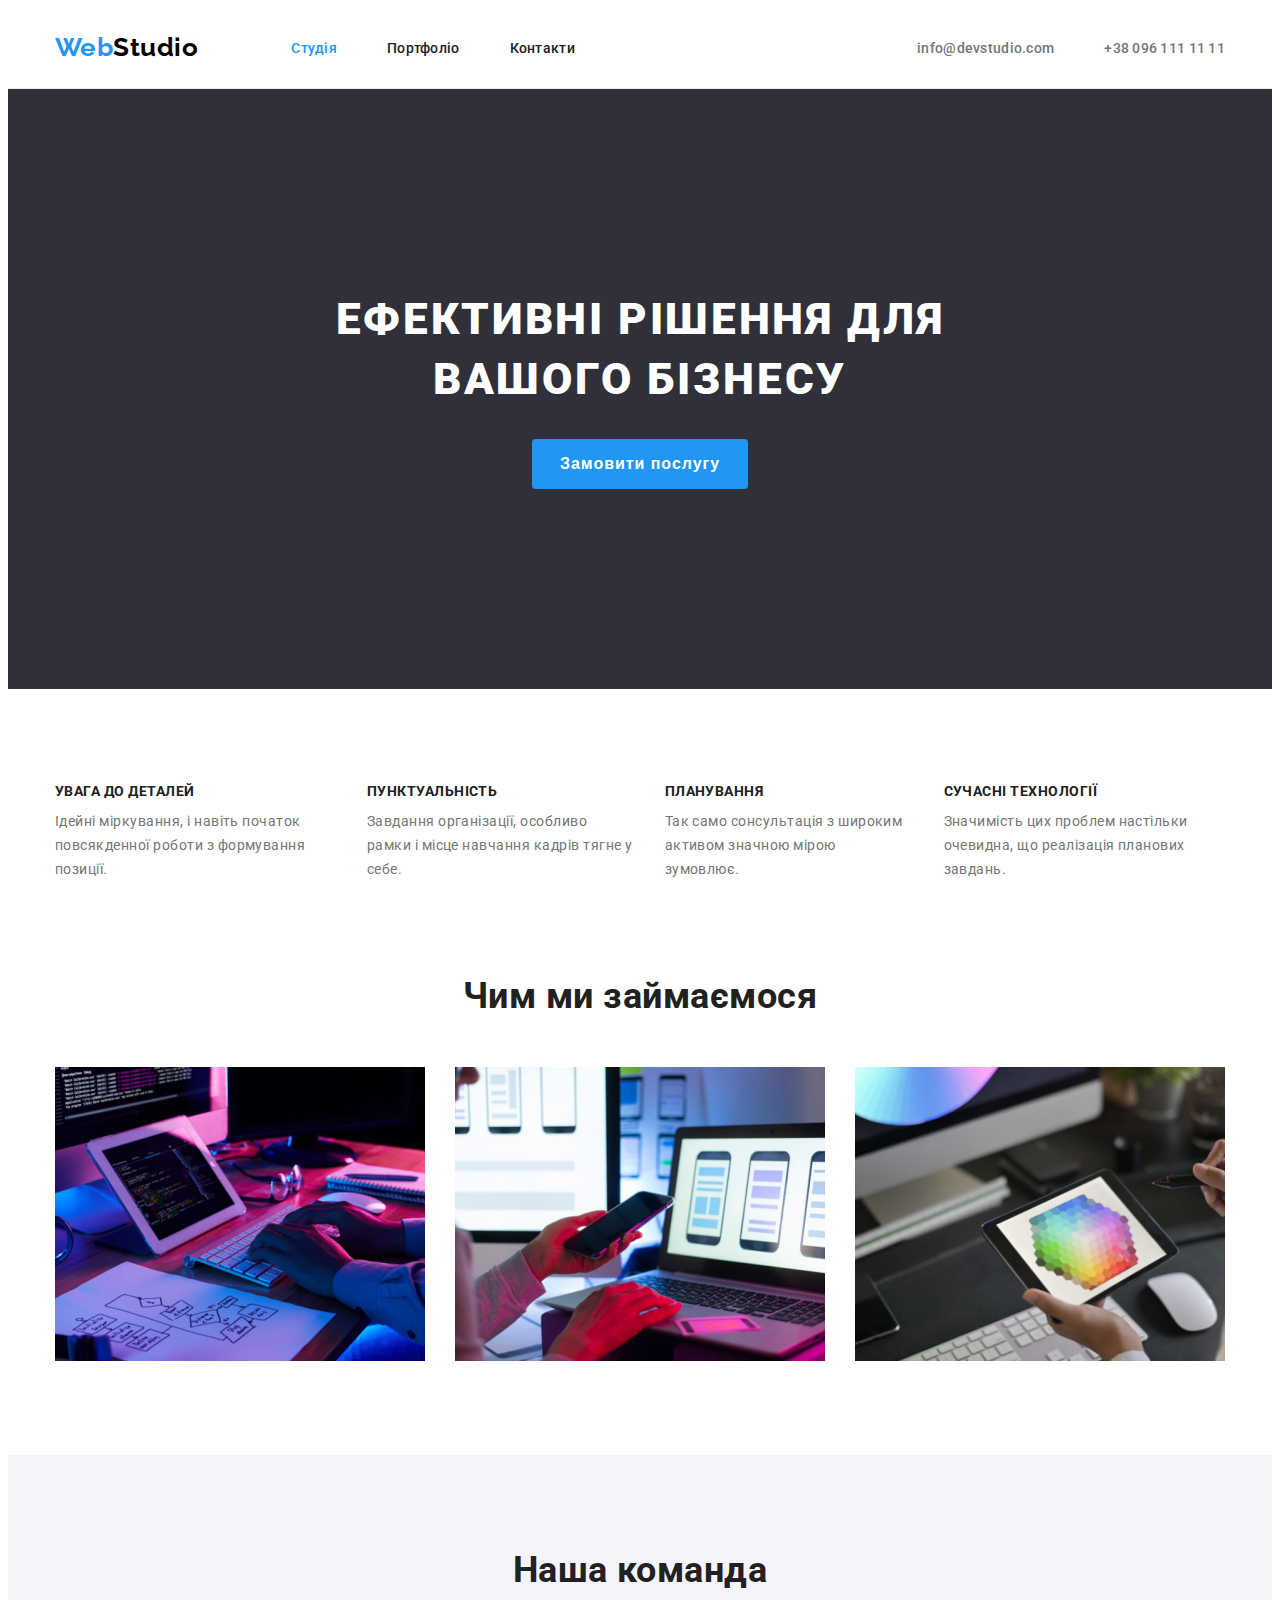
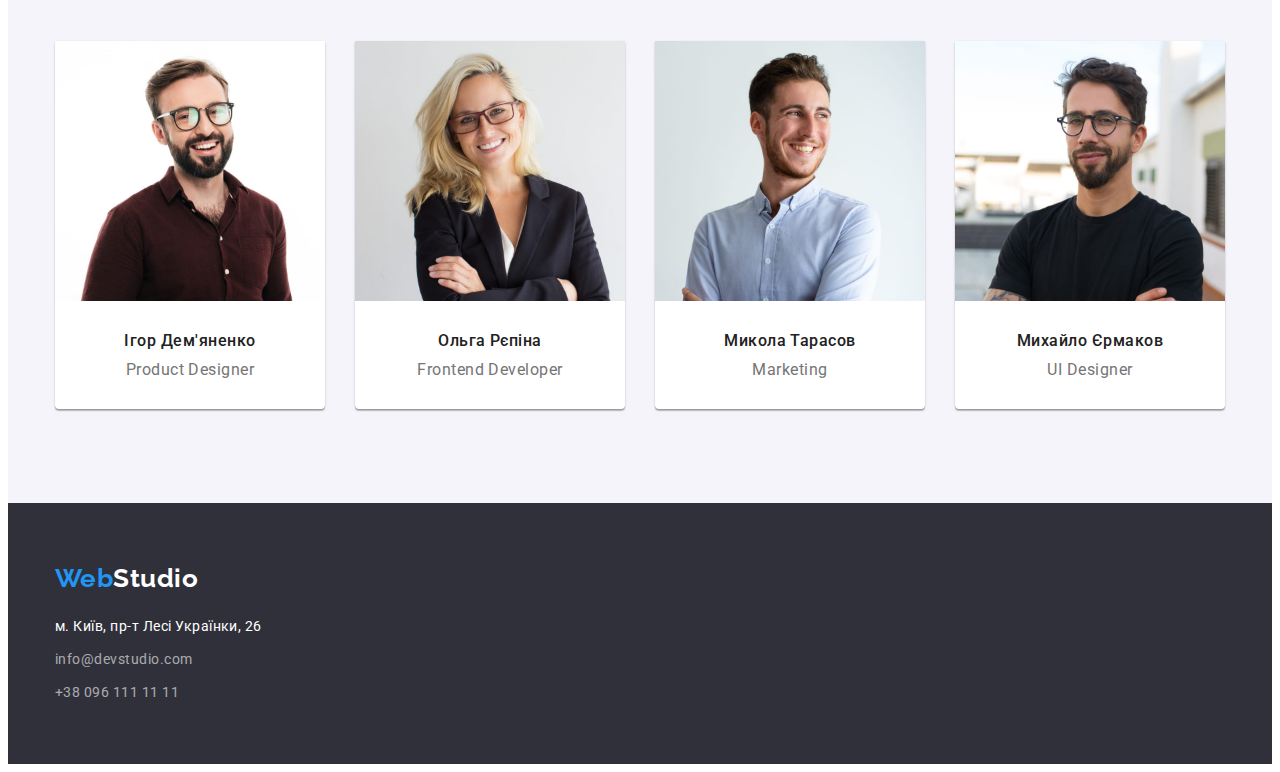
<file: index.html>
<!DOCTYPE html>
<html lang="uk">
  <head>
    <meta charset="UTF-8" />
    <!-- IE10 and below only -->
    <meta http-equiv="X-UA-Compatible" content="IE=edge" />
    <meta name="viewport" content="width=device-width, initial-scale=1.0" />
    <title>WebStudio</title>
    <!-- Fonts -->
    <link rel="preconnect" href="https://fonts.googleapis.com" />
    <link rel="preconnect" href="https://fonts.gstatic.com" crossorigin />
    <link
      href="https://fonts.googleapis.com/css2?family=Raleway:wght@700&family=Roboto:wght@400;500;700;900&display=swap"
      rel="stylesheet"
    />
    <!-- Modern-normalize -->
    <link
      rel="stylesheet"
      href="https://cdnjs.cloudflare.com/ajax/libs/modern-normalize/1.1.0/modern-normalize.min.css"
      integrity="sha512-wpPYUAdjBVSE4KJnH1VR1HeZfpl1ub8YT/NKx4PuQ5NmX2tKuGu6U/JRp5y+Y8XG2tV+wKQpNHVUX03MfMFn9Q=="
      crossorigin="anonymous"
      referrerpolicy="no-referrer"
    />
    <!-- Custom styles -->
    <link rel="stylesheet" href="./css/styles.css" />
  </head>
  <body>
    <!-- WebStudio header -->
    <header class="project-header">
      <div class="header-container container">
        <a class="logo link" href="./index.html"><span class="accent">Web</span>Studio</a>
        <nav class="nav">
          <ul class="nav-list list">
            <li class="nav-item">
              <a class="nav-link current link" href="./index.html">Студія</a>
            </li>
            <li class="nav-item">
              <a class="nav-link link" href="./portfolio.html">Портфоліо</a>
            </li>
            <li class="nav-item">
              <a class="nav-link link" href="/">Контакти</a>
            </li>
          </ul>
        </nav>
        <ul class="header-adress list">
          <li class="list-item">
            <a class="list-item-link link" href="mailto:info@devstudio.com">info@devstudio.com</a>
          </li>
          <li class="list-item">
            <a class="list-item-link link" href="tel:+380961111111">+38 096 111 11 11</a>
          </li>
        </ul>
      </div>
    </header>
    <main>
      <!-- Section hero -->
      <section class="hero">
        <div class="container">
          <h1 class="hero-title">ЕФЕКТИВНІ РІШЕННЯ ДЛЯ ВАШОГО БІЗНЕСУ</h1>
          <button class="hero-button" type="button">Замовити послугу</button>
        </div>
      </section>
      <!-- Section about business priorities -->
      <section class="about">
        <div class="container">
          <h2 class="visually-hidden">Наші пріорітети</h2>
          <ul class="about-list list">
            <li class="about-list-item">
              <h3 class="about-title">Увага до деталей</h3>
              <p class="about-subtitle">
                Ідейні міркування, і навіть початок повсякденної роботи з формування позиції.
              </p>
            </li>
            <li class="about-list-item">
              <h3 class="about-title">Пунктуальність</h3>
              <p class="about-subtitle">
                Завдання організації, особливо рамки і місце навчання кадрів тягне у себе.
              </p>
            </li>
            <li class="about-list-item">
              <h3 class="about-title">Планування</h3>
              <p class="about-subtitle">
                Так само сонсультація з широким активом значною мірою зумовлює.
              </p>
            </li>
            <li class="about-list-item">
              <h3 class="about-title">Сучасні технології</h3>
              <p class="about-subtitle">
                Значимість цих проблем настільки очевидна, що реалізація планових завдань.
              </p>
            </li>
          </ul>
        </div>
      </section>
      <!-- Section about activities -->
      <section class="activity">
        <div class="container">
          <h2 class="activity-title">Чим ми займаємося</h2>
          <ul class="activity-list list">
            <li class="list-item">
              <img
                class="list-item-image"
                src="./images/image1.jpg"
                alt="coding"
                width="370"
                height="294"
              />
            </li>
            <li class="list-item">
              <img
                class="list-item-image"
                src="./images/image2.jpg"
                alt="mobile app development"
                width="370"
                height="294"
              />
            </li>
            <li class="list-item">
              <img
                class="list-item-image"
                src="./images/image3.jpg"
                alt="design"
                width="370"
                height="294"
              />
            </li>
          </ul>
        </div>
      </section>
      <!-- Section about working staff and their roles -->
      <section class="team">
        <div class="container">
          <h2 class="team-title">Наша команда</h2>
          <ul class="team-list list">
            <li class="team-list-item">
              <img src="./images/image4.jpg" alt="product designer" width="270" height="260" />
              <div class="team-content-wrapper">
                <h3 class="team-members">Ігор Дем'яненко</h3>
                <p class="team-role">Product Designer</p>
              </div>
            </li>
            <li class="team-list-item">
              <img src="./images/image5.jpg" alt="frontend developer" width="270" height="260" />
              <div class="team-content-wrapper">
                <h3 class="team-members">Ольга Рєпіна</h3>
                <p class="team-role">Frontend Developer</p>
              </div>
            </li>
            <li class="team-list-item">
              <img src="./images/image6.jpg" alt="marketer" width="270" height="260" />
              <div class="team-content-wrapper">
                <h3 class="team-members">Микола Тарасов</h3>
                <p class="team-role">Marketing</p>
              </div>
            </li>
            <li class="team-list-item">
              <img src="./images/image7.jpg" alt="ui designer" width="270" height="260" />
              <div class="team-content-wrapper">
                <h3 class="team-members">Михайло Єрмаков</h3>
                <p class="team-role">UI Designer</p>
              </div>
            </li>
          </ul>
        </div>
      </section>
    </main>
    <!-- WebStudio footer -->
    <footer class="project-footer">
      <div class="container">
        <a class="footer-logo link" href="./index.html"><span class="accent">Web</span>Studio</a>
        <address>
          <ul class="footer-list list">
            <li class="footer-list-item">
              <a class="address-link link" href="/">м. Київ, пр-т Лесі Українки, 26</a>
            </li>
            <li class="footer-list-item">
              <a class="contact-link link" href="mailto:info@devstudio.com">info@devstudio.com</a>
            </li>
            <li class="footer-list-item">
              <a class="contact-link link" href="tel:+380961111111">+38 096 111 11 11</a>
            </li>
          </ul>
        </address>
      </div>
    </footer>
  </body>
</html>
</file>
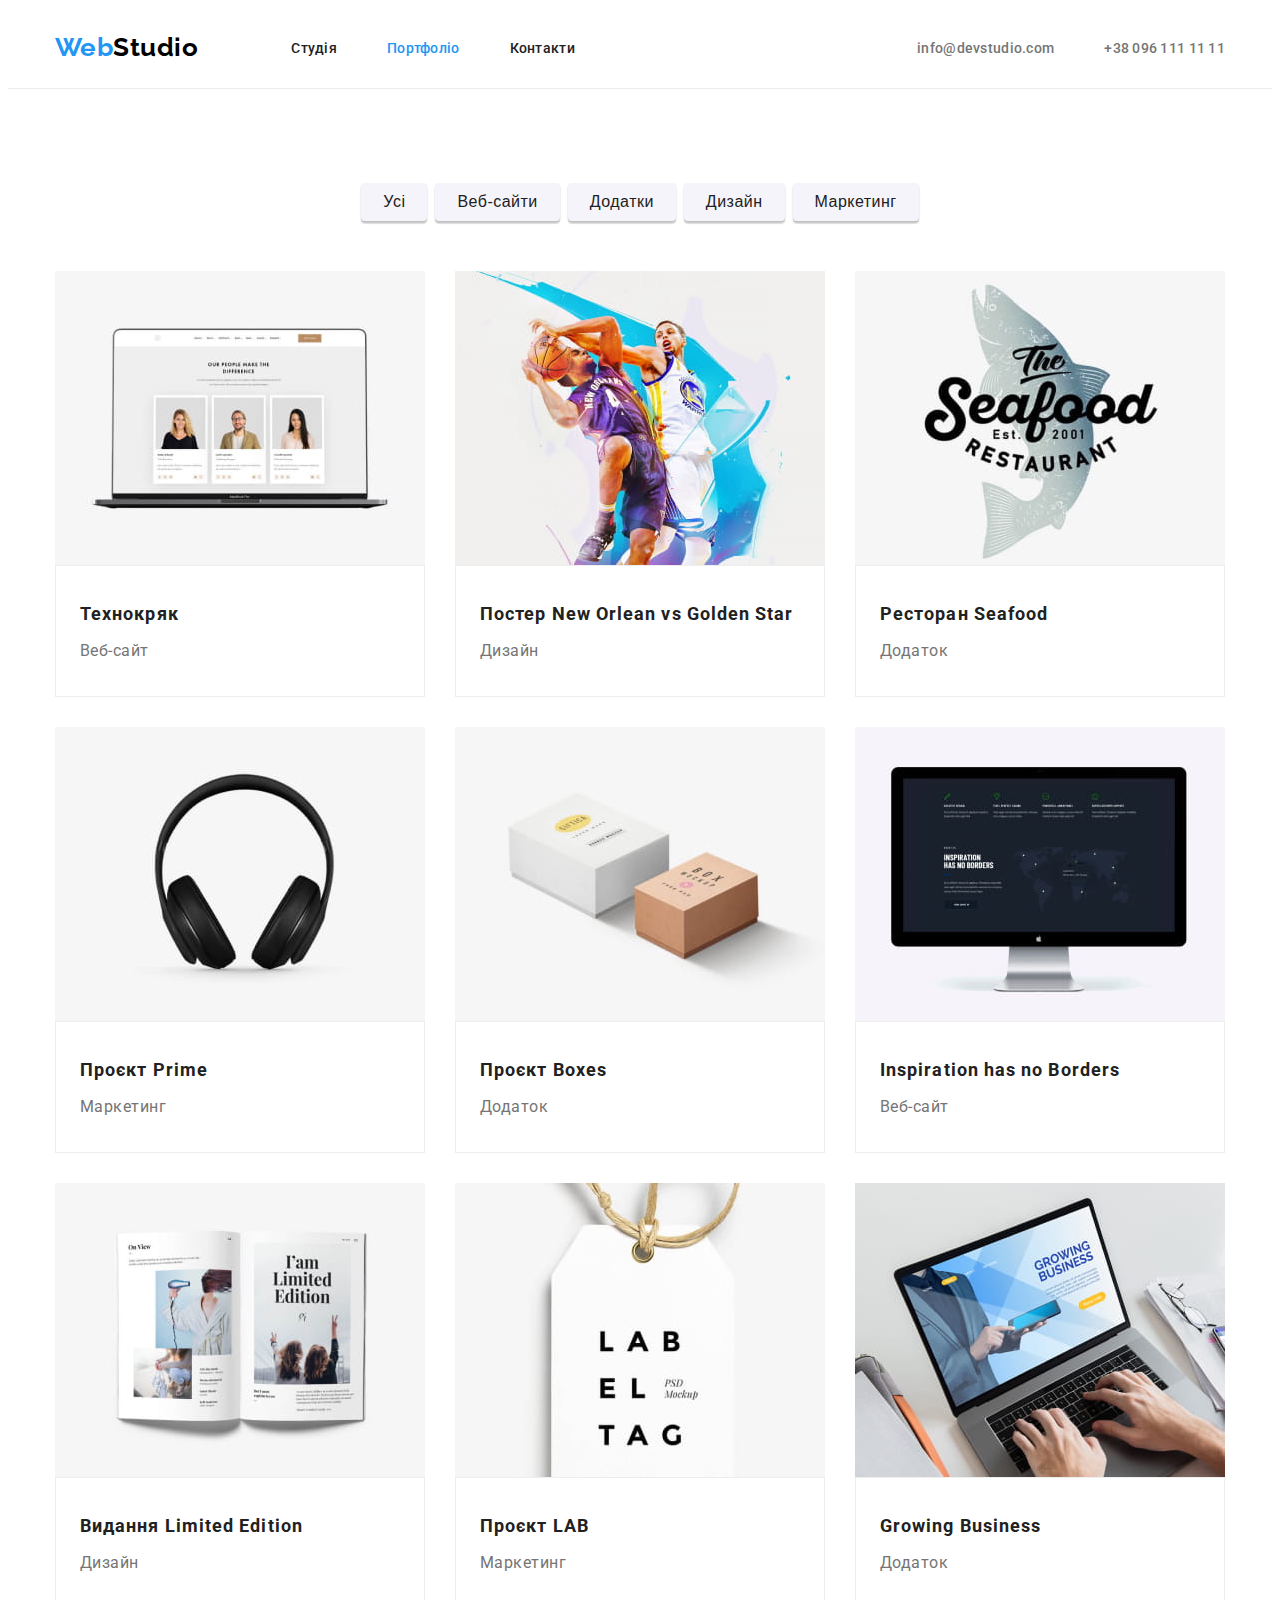
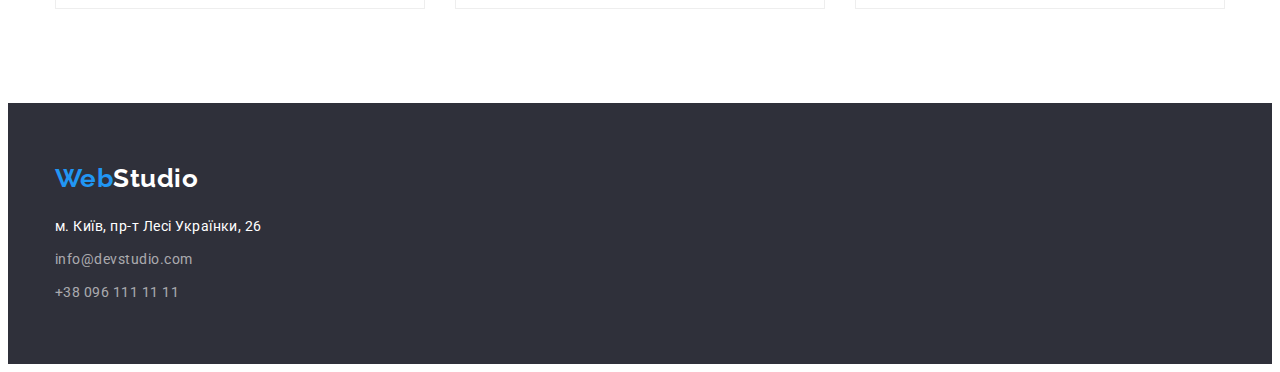
<file: portfolio.html>
<!DOCTYPE html>
<html lang="uk">
  <head>
    <meta charset="UTF-8" />
    <!-- IE10 and below only -->
    <meta http-equiv="X-UA-Compatible" content="IE=edge" />
    <meta name="viewport" content="width=device-width, initial-scale=1.0" />
    <title>Portfolio</title>
    <!-- Fonts -->
    <link rel="preconnect" href="https://fonts.googleapis.com" />
    <link rel="preconnect" href="https://fonts.gstatic.com" crossorigin />
    <link
      href="https://fonts.googleapis.com/css2?family=Raleway:wght@700&family=Roboto:wght@400;500;700;900&display=swap"
      rel="stylesheet"
    />
    <!-- Modern-normalize -->
    <link
      rel="stylesheet"
      href="https://cdnjs.cloudflare.com/ajax/libs/modern-normalize/1.1.0/modern-normalize.min.css"
      integrity="sha512-wpPYUAdjBVSE4KJnH1VR1HeZfpl1ub8YT/NKx4PuQ5NmX2tKuGu6U/JRp5y+Y8XG2tV+wKQpNHVUX03MfMFn9Q=="
      crossorigin="anonymous"
      referrerpolicy="no-referrer"
    />
    <!-- Custom styles -->
    <link rel="stylesheet" href="./css/styles.css" />
  </head>
  <body>
    <!-- Portfolio header -->
    <header class="project-header">
      <div class="header-container container">
        <a class="logo link" href="./index.html"><span class="accent">Web</span>Studio</a>
        <nav class="nav">
          <ul class="nav-list list">
            <li class="nav-item">
              <a class="nav-link link" href="./index.html">Студія</a>
            </li>
            <li class="nav-item">
              <a class="nav-link current link" href="./portfolio.html">Портфоліо</a>
            </li>
            <li class="nav-item">
              <a class="nav-link link" href="/">Контакти</a>
            </li>
          </ul>
        </nav>
        <ul class="header-adress list">
          <li class="list-item">
            <a class="list-item-link link" href="mailto:info@devstudio.com">info@devstudio.com</a>
          </li>
          <li class="list-item">
            <a class="list-item-link link" href="tel:+380961111111">+38 096 111 11 11</a>
          </li>
        </ul>
      </div>
    </header>
    <main>
      <section class="portfolio">
        <div class="container">
          <!-- Buttons -->
          <ul class="portfolio-button-list list">
            <li class="portfolio-list-item">
              <button class="portfolio-button" type="button">Усі</button>
            </li>
            <li class="portfolio-list-item">
              <button class="portfolio-button" type="button">Веб-сайти</button>
            </li>
            <li class="portfolio-list-item">
              <button class="portfolio-button" type="button">Додатки</button>
            </li>
            <li class="portfolio-list-item">
              <button class="portfolio-button" type="button">Дизайн</button>
            </li>
            <li class="portfolio-list-item">
              <button class="portfolio-button" type="button">Маркетинг</button>
            </li>
          </ul>
          <!-- Gallery of works -->
          <h1 class="visually-hidden">Our works</h1>
          <ul class="work-list list">
            <li class="work-list-item">
              <img
                class="list-item-image"
                src="./images/img-portfolio1.jpg"
                alt="photo of a team"
                width="370"
                height="294"
              />
              <div class="work-content-wrapper">
                <h2 class="work-title">Технокряк</h2>
                <p class="work-subtitle">Веб-сайт</p>
              </div>
            </li>
            <li class="work-list-item">
              <img
                class="list-item-image"
                src="./images/img-portfolio2.jpg"
                alt="photo of basketball
            players"
                width="370"
                height="294"
              />
              <div class="work-content-wrapper">
                <h2 class="work-title">Постер New Orlean vs Golden Star</h2>
                <p class="work-subtitle">Дизайн</p>
              </div>
            </li>
            <li class="work-list-item">
              <img
                class="list-item-image"
                src="./images/img-portfolio3.jpg"
                alt="logo of seafood
            restaurant"
                width="370"
                height="294"
              />
              <div class="work-content-wrapper">
                <h2 class="work-title">Ресторан Seafood</h2>
                <p class="work-subtitle">Додаток</p>
              </div>
            </li>
            <li class="work-list-item">
              <img
                class="list-item-image"
                src="./images/img-portfolio4.jpg"
                alt="photo of headphones"
                width="370"
                height="294"
              />
              <div class="work-content-wrapper">
                <h2 class="work-title">Проєкт Prime</h2>
                <p class="work-subtitle">Маркетинг</p>
              </div>
            </li>
            <li class="work-list-item">
              <img
                class="list-item-image"
                src="./images/img-portfolio5.jpg"
                alt="photo of boxes"
                width="370"
                height="294"
              />
              <div class="work-content-wrapper">
                <h2 class="work-title">Проєкт Boxes</h2>
                <p class="work-subtitle">Додаток</p>
              </div>
            </li>
            <li class="work-list-item">
              <img
                class="list-item-image"
                src="./images/img-portfolio6.jpg"
                alt="photo of a website"
                width="370"
                height="294"
              />
              <div class="work-content-wrapper">
                <h2 class="work-title">Inspiration has no Borders</h2>
                <p class="work-subtitle">Веб-сайт</p>
              </div>
            </li>
            <li class="work-list-item">
              <img
                class="list-item-image"
                src="./images/img-portfolio7.jpg"
                alt="photo of a book"
                width="370"
                height="294"
              />
              <div class="work-content-wrapper">
                <h2 class="work-title">Видання Limited Edition</h2>
                <p class="work-subtitle">Дизайн</p>
              </div>
            </li>
            <li class="work-list-item">
              <img
                class="list-item-image"
                src="./images/img-portfolio8.jpg"
                alt="photo of a tag"
                width="370"
                height="294"
              />
              <div class="work-content-wrapper">
                <h2 class="work-title">Проєкт LAB</h2>
                <p class="work-subtitle">Маркетинг</p>
              </div>
            </li>
            <li class="work-list-item">
              <img
                class="list-item-image"
                src="./images/img-portfolio9.jpg"
                alt="photo of person
            working on computer"
                width="370"
                height="294"
              />
              <div class="work-content-wrapper">
                <h2 class="work-title">Growing Business</h2>
                <p class="work-subtitle">Додаток</p>
              </div>
            </li>
          </ul>
        </div>
      </section>
    </main>
    <!-- Portfolio footer -->
    <footer class="project-footer">
      <div class="container">
        <a class="footer-logo link" href="./index.html"><span class="accent">Web</span>Studio</a>
        <address>
          <ul class="footer-list list">
            <li class="footer-list-item">
              <a class="address-link link" href="/">м. Київ, пр-т Лесі Українки, 26</a>
            </li>
            <li class="footer-list-item">
              <a class="contact-link link" href="mailto:info@devstudio.com">info@devstudio.com</a>
            </li>
            <li class="footer-list-item">
              <a class="contact-link link" href="tel:+380961111111">+38 096 111 11 11</a>
            </li>
          </ul>
        </address>
      </div>
    </footer>
  </body>
</html>
</file>
<file: css/styles.css>
:root {
  /* Fonts */
  --main-font: 'Roboto', sans-serif;
  --secondary-font: 'Raleway', sans-serif;

  /* Text colors */
  --main-text-color: #212121;
  --secondary-text-color: #757575;
  --white-text-color: #ffffff;
  --black-text-color: #000000;

  /* Background colors */
  --main-background-color: #2f303a;
  --secondary-background-color: #f5f4fa;
  --additional-background-color: #f5f5f5;

  /* Other colors */
  --accent-color: #2196f3;
  --active-btn-color: #188ce8;
  --contact-links-color: rgba(255, 255, 255, 0.6);
  --light-color1: #ececec;
  --light-color2: #eeeeee;
}

body {
  font-family: var(--main-font);
  color: var(--main-text-color);
  letter-spacing: 0.03em;
}

/* Reset */

.html {
  box-sizing: border-box;
}

*,
*::after,
*::before {
  box-sizing: inherit;
}

/* Margin reset*/
h1,
h2,
h3,
h4,
h5,
h6,
p {
  margin: 0;
}

/* Decoration reset */
.link {
  text-decoration: none;
}

.list {
  list-style: none;
  padding: 0;
  margin: 0;
}

/* Styles for images */

img {
  display: block;
  width: 100%;
  height: auto;
}

.container {
  width: 1200px;
  padding-left: 15px;
  padding-right: 15px;
  margin-left: auto;
  margin-right: auto;
  box-sizing: border-box;

  /* outline: 2px solid red;
  outline-offset: -2px; */
}

/**
  |============================
  | Project header
  |============================
*/

.project-header {
  border-bottom: 1px solid #ececec;
}

.header-container {
  display: flex;
  align-items: center;
}

.accent {
  color: var(--accent-color);
}

.logo {
  display: block;
  padding-top: 24px;
  padding-bottom: 25px;
  margin-right: 93px;
  font-family: var(--secondary-font);
  color: var(--black-text-color);
  font-weight: 700;
  font-size: 26px;
  line-height: calc(31 / 26);
}

.nav {
  margin-right: auto;
}

.nav-list {
  display: flex;
  align-items: center;
  gap: 50px;
}

.nav-link {
  display: block;
  padding-top: 32px;
  padding-bottom: 32px;
  font-weight: 500;
  font-size: 14px;
  line-height: calc(16 / 14);
  letter-spacing: 0.02em;
  color: var(--main-text-color);
}

.nav-link:hover,
.nav-link:focus {
  color: var(--accent-color);
}

.nav-link.current {
  color: var(--accent-color);
}

.header-adress {
  display: flex;
  align-items: center;
  gap: 50px;
}

.list-item-link {
  display: block;
  padding-top: 32px;
  padding-bottom: 32px;
  font-weight: 500;
  font-size: 14px;
  line-height: calc(16 / 14);
  letter-spacing: 0.02em;
  color: var(--secondary-text-color);
}

.list-item-link:hover,
.list-item-link:focus {
  color: var(--accent-color);
}

/**
  |============================
  | Section hero
  |============================
*/

.hero {
  padding-top: 200px;
  padding-bottom: 200px;
  background-color: var(--main-background-color);
}

.hero-title {
  width: 696px;
  margin-left: auto;
  margin-right: auto;
  margin-bottom: 30px;
  font-weight: 900;
  font-size: 44px;
  line-height: calc(60 / 44);
  text-align: center;
  letter-spacing: 0.06em;
  text-transform: uppercase;
  color: var(--white-text-color);
}

.hero-button {
  width: 216px;
  min-height: 50px;
  border-radius: 4px;
  font-weight: 700;
  font-size: 16px;
  line-height: calc(30 / 16);
  text-align: center;
  letter-spacing: 0.06em;
  color: var(--white-text-color);
  background: var(--accent-color);
  margin: 0 auto;
  display: block;
  border: 0;
  cursor: pointer;
}

.hero-button:active {
  background-color: var(--active-btn-color);
}

/**
  |============================
  | Section about business priorities
  |============================
*/
.about {
  padding-top: 94px;
  padding-bottom: 94px;
}

.about-list {
  display: flex;
  gap: 30px;
}

.about-title {
  margin-bottom: 10px;
  font-size: 14px;
  line-height: calc(16 / 14);
  text-transform: uppercase;
  color: var(--main-text-color);
}

.about-subtitle {
  font-size: 14px;
  line-height: calc(24 / 14);
  color: var(--secondary-text-color);
}

/**
  |============================
  | Section about activities
  |============================
*/
.activity {
  padding-bottom: 94px;
}
.activity-title {
  margin-bottom: 50px;
  font-size: 36px;
  line-height: calc(42 / 36);
  text-align: center;
  color: var(--main-text-color);
}

.activity-list {
  display: flex;
  gap: 30px;
}

/**
  |============================
  | Section about working staff and their roles
  |============================
*/
.team {
  padding-top: 94px;
  padding-bottom: 94px;
}

.team-list {
  display: flex;
  gap: 30px;
}

.team-list-item {
  background-color: var(--white-text-color);
  box-shadow: 0px 1px 3px rgba(0, 0, 0, 0.12), 0px 1px 1px rgba(0, 0, 0, 0.14),
    0px 2px 1px rgba(0, 0, 0, 0.2);
  border-radius: 0px 0px 4px 4px;
}

.team {
  background-color: var(--secondary-background-color);
}
.team-title {
  margin-bottom: 50px;
  font-size: 36px;
  line-height: calc(42 / 36);
  text-align: center;
  color: var(--main-text-color);
}

.team-content-wrapper {
  padding: 30px;
}

.team-members {
  margin-bottom: 10px;
  font-weight: 500;
  font-size: 16px;
  line-height: calc(19 / 16);
  text-align: center;
  color: var(--main-text-color);
}

.team-role {
  font-size: 16px;
  line-height: calc(19 / 16);
  text-align: center;
  color: var(--secondary-text-color);
}

/**
  |============================
  | Portfolio section
  |============================
*/
/* Buttons */
.portfolio {
  padding-top: 94px;
  padding-bottom: 94px;
}

.portfolio-button-list {
  display: flex;
  justify-content: center;
  gap: 8px;
  margin-bottom: 50px;
}

.portfolio-button {
  padding: 6px 22px;
  font-weight: 500;
  font-size: 16px;
  line-height: calc(26 / 16);
  background: var(--secondary-background-color);
  text-align: center;
  letter-spacing: 0.03em;
  color: var(--main-text-color);
  border: 0;
  cursor: pointer;
  box-shadow: 0px 3px 1px rgba(0, 0, 0, 0.1), 0px 1px 2px rgba(0, 0, 0, 0.08),
    0px 2px 2px rgba(0, 0, 0, 0.12);
  border-radius: 4px;
}

.portfolio-button:hover,
.portfolio-button:focus {
  background-color: var(--accent-color);
  color: var(--white-text-color);
}

.portfolio-button:active {
  background-color: var(--active-btn-color);
}

.work-list {
  display: flex;
  flex-wrap: wrap;
  gap: 30px;
}

.work-list-item {
  flex-basis: calc((100% - 60px) / 3);
}

.work-content-wrapper {
  padding: 30px 0;
  border: 1px solid var(--light-color2);
}

.work-title {
  margin-bottom: 4px;
  margin-left: 24px;
  text-align: left;
  font-size: 18px;
  line-height: calc(36 / 18);
  letter-spacing: 0.06em;
  color: var(--main-text-color);
}

.work-subtitle {
  margin-left: 24px;
  text-align: left;
  font-size: 16px;
  line-height: calc(30 / 16);
  color: var(--secondary-text-color);
}
/**
  |============================
  | Project footer
  |============================
*/
.project-footer {
  background-color: var(--main-background-color);
  padding-top: 60px;
  padding-bottom: 60px;
}

.footer-logo {
  display: block;
  margin-bottom: 20px;
  font-family: var(--secondary-font);
  color: var(--white-text-color);
  font-weight: 700;
  font-size: 26px;
  line-height: calc(31 / 26);
}

.footer-list-item:not(:last-child) {
  margin-bottom: 9px;
}

.address-link {
  display: block;
  font-style: normal;
  font-size: 14px;
  line-height: calc(24 / 14);
  color: var(--white-text-color);
}

.address-link:hover,
.address-link:focus {
  color: var(--accent-color);
}

.contact-link {
  display: block;
  font-style: normal;
  font-size: 14px;
  line-height: calc(24 / 14);
  color: var(--contact-links-color);
}

.contact-link:hover,
.contact-link:focus {
  color: var(--accent-color);
}

/* Hidden titles */

.visually-hidden {
  position: absolute;
  width: 1px;
  height: 1px;
  margin: -1px;
  border: 0;
  padding: 0;
  white-space: nowrap;
  clip-path: inset(100%);
  clip: rect(0 0 0 0);
  overflow: hidden;
}
</file>
